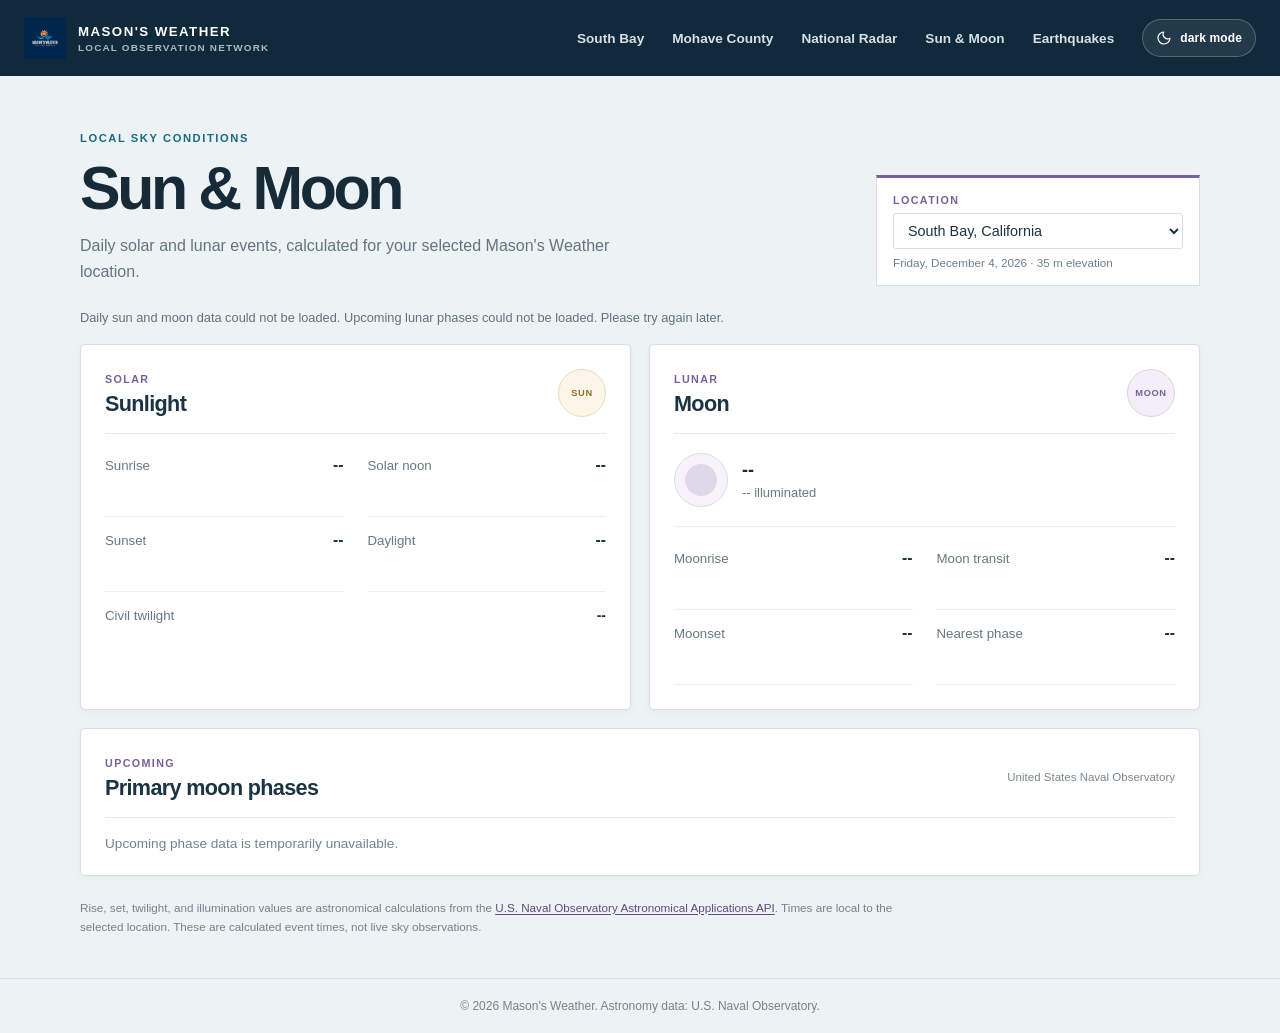
<file: astronomy.html>
<!DOCTYPE html>
<html lang="en">
<head>
    <meta charset="UTF-8">
    <meta name="viewport" content="width=device-width, initial-scale=1.0">
    <title>Sun & Moon | Mason's Weather</title>
    <link rel="icon" type="image/png" href="/images/Mason's Weather Logo.png">
    <link rel="stylesheet" href="/site.css" onerror="if(location.protocol==='file:'){this.onerror=null;this.href='site.css';}">
    <script src="/site.js" defer onerror="if(location.protocol==='file:'){this.onerror=null;this.src='site.js';}"></script>
</head>
<body class="site-astronomy min-h-screen">
    <header class="portal-topbar">
        <a class="portal-brand" href="/">
            <img src="/images/Mason's Weather Logo.png" alt="" width="42" height="42" onerror="if(location.protocol==='file:'){this.onerror=null;this.src='images/Mason%27s%20Weather%20Logo.png';}">
            <span><strong>MASON'S WEATHER</strong><small>LOCAL OBSERVATION NETWORK</small></span>
        </a>
        <nav class="portal-nav" aria-label="Primary">
            <a href="/southbay/">South Bay</a>
            <a href="/mohave/">Mohave County</a>
            <a href="/radar.html">National Radar</a>
            <a href="/astronomy/" aria-current="page">Sun & Moon</a>
            <a href="/earthquakes/">Earthquakes</a>
        </nav>
    </header>

    <main class="astro-main">
        <section class="astro-heading">
            <div>
                <p class="home-kicker">LOCAL SKY CONDITIONS</p>
                <h1>Sun & Moon</h1>
                <p>Daily solar and lunar events, calculated for your selected Mason's Weather location.</p>
            </div>
            <label class="astro-location-control" for="astro-location">
                <span>LOCATION</span>
                <select id="astro-location">
                    <option value="southbay">South Bay, California</option>
                    <option value="kingman">Kingman, Arizona</option>
                    <option value="lazy-y-u">Lazy Y U, Arizona</option>
                    <option value="hualapai">Hualapai Mountains, Arizona</option>
                </select>
                <small id="astro-location-detail">Loading local date...</small>
            </label>
        </section>

        <p id="astro-status" class="astro-status" role="status" aria-live="polite">Loading astronomical data...</p>

        <section class="astro-grid" aria-label="Today's sun and moon data">
            <article class="astro-panel">
                <div class="astro-panel-heading">
                    <div><span class="astro-eyebrow">SOLAR</span><h2>Sunlight</h2></div>
                    <span class="astro-symbol" aria-hidden="true">SUN</span>
                </div>
                <div class="astro-event-grid">
                    <div class="astro-event"><span>Sunrise</span><strong id="sunrise">--</strong></div>
                    <div class="astro-event"><span>Solar noon</span><strong id="solar-noon">--</strong></div>
                    <div class="astro-event"><span>Sunset</span><strong id="sunset">--</strong></div>
                    <div class="astro-event"><span>Daylight</span><strong id="daylight">--</strong></div>
                </div>
                <div class="astro-twilight">
                    <span>Civil twilight</span>
                    <strong id="civil-twilight">--</strong>
                </div>
            </article>

            <article class="astro-panel">
                <div class="astro-panel-heading">
                    <div><span class="astro-eyebrow">LUNAR</span><h2>Moon</h2></div>
                    <span class="astro-symbol astro-moon-symbol" aria-hidden="true">MOON</span>
                </div>
                <div class="moon-summary">
                    <div class="moon-phase-mark" aria-hidden="true"><span id="moon-phase-mark"></span></div>
                    <div>
                        <strong id="moon-phase">--</strong>
                        <span id="moon-illumination">-- illuminated</span>
                    </div>
                </div>
                <div class="astro-event-grid">
                    <div class="astro-event"><span>Moonrise</span><strong id="moonrise">--</strong></div>
                    <div class="astro-event"><span>Moon transit</span><strong id="moon-transit">--</strong></div>
                    <div class="astro-event"><span>Moonset</span><strong id="moonset">--</strong></div>
                    <div class="astro-event"><span>Nearest phase</span><strong id="nearest-phase">--</strong></div>
                </div>
            </article>
        </section>

        <section class="astro-panel astro-phases">
            <div class="astro-panel-heading">
                <div><span class="astro-eyebrow">UPCOMING</span><h2>Primary moon phases</h2></div>
                <span id="phase-source-status" class="astro-source-note">United States Naval Observatory</span>
            </div>
            <div id="phase-list" class="phase-list">
                <p class="astro-placeholder">Loading upcoming phases...</p>
            </div>
        </section>

        <p class="astro-attribution">
            Rise, set, twilight, and illumination values are astronomical calculations from the
            <a href="https://aa.usno.navy.mil/data/api.html" target="_blank" rel="noopener noreferrer">U.S. Naval Observatory Astronomical Applications API</a>.
            Times are local to the selected location. These are calculated event times, not live sky observations.
        </p>
    </main>

    <footer class="portal-footer">
        &copy; 2026 Mason's Weather. Astronomy data: U.S. Naval Observatory.
    </footer>

    <script>
        const astronomyLocations = {
            southbay: {
                name: 'South Bay, California',
                coordinates: [33.8492, -118.3884],
                timeZone: 'America/Los_Angeles',
                standardOffset: -8,
                observesDst: true,
                elevationMeters: 35
            },
            kingman: {
                name: 'Kingman, Arizona',
                coordinates: [35.207222, -114.033769],
                timeZone: 'America/Phoenix',
                standardOffset: -7,
                observesDst: false,
                elevationMeters: 1010
            },
            'lazy-y-u': {
                name: 'Lazy Y U, Arizona',
                coordinates: [35.136876, -113.964484],
                timeZone: 'America/Phoenix',
                standardOffset: -7,
                observesDst: false,
                elevationMeters: 1463
            },
            hualapai: {
                name: 'Hualapai Mountains, Arizona',
                coordinates: [35.097, -113.875],
                timeZone: 'America/Phoenix',
                standardOffset: -7,
                observesDst: false,
                elevationMeters: 1981
            }
        };

        const locationSelect = document.getElementById('astro-location');
        const statusNode = document.getElementById('astro-status');
        const dateFormatter = new Intl.DateTimeFormat('en-US', {
            weekday: 'long',
            month: 'long',
            day: 'numeric',
            year: 'numeric'
        });

        function getLocalDate(date, timeZone) {
            const parts = new Intl.DateTimeFormat('en-US', {
                timeZone,
                year: 'numeric',
                month: '2-digit',
                day: '2-digit'
            }).formatToParts(date);
            const values = {};
            parts.forEach(part => { values[part.type] = part.value; });
            return `${values.year}-${values.month}-${values.day}`;
        }

        function formatLocalTime(value) {
            if (!value || value === 'null') return 'No event today';
            const time = value.trim().split(/\s+/)[0];
            const parts = time.split(':').map(Number);
            if (parts.length < 2 || !parts.every(Number.isFinite)) return 'Unavailable';
            const date = new Date();
            date.setHours(parts[0], parts[1], 0, 0);
            return new Intl.DateTimeFormat('en-US', {
                hour: 'numeric',
                minute: '2-digit'
            }).format(date);
        }

        function getEvent(data, events, phenomenon) {
            const event = events.find(item => item.phen === phenomenon);
            return event ? formatLocalTime(event.time) : 'No event today';
        }

        function formatDaylight(sunData) {
            const rise = sunData.find(item => item.phen === 'Rise');
            const set = sunData.find(item => item.phen === 'Set');
            if (!rise || !set || rise.time === 'null' || set.time === 'null') return 'No sunrise/set';
            const [riseHour, riseMinute] = rise.time.trim().split(/\s+/)[0].split(':').map(Number);
            const [setHour, setMinute] = set.time.trim().split(/\s+/)[0].split(':').map(Number);
            let minutes = (setHour * 60 + setMinute) - (riseHour * 60 + riseMinute);
            if (minutes < 0) minutes += 24 * 60;
            return `${Math.floor(minutes / 60)}h ${String(minutes % 60).padStart(2, '0')}m`;
        }

        function setNearestPhase(phase) {
            const date = new Date(phase.year, phase.month - 1, phase.day);
            const dateText = new Intl.DateTimeFormat('en-US', { month: 'short', day: 'numeric' }).format(date);
            document.getElementById('nearest-phase').textContent = `${phase.phase}, ${dateText}`;
        }

        function setMoonPhaseMark(phase, illumination) {
            const mark = document.getElementById('moon-phase-mark');
            mark.dataset.phase = phase.toLowerCase();
            mark.style.setProperty('--moon-lit', `${parseInt(illumination, 10) || 0}%`);
        }

        function phaseDateTime(phase) {
            const [hour, minute] = phase.time.split(':').map(Number);
            return new Date(Date.UTC(phase.year, phase.month - 1, phase.day, hour, minute));
        }

        function renderUpcomingPhases(phases, timeZone) {
            const list = document.getElementById('phase-list');
            const now = new Date();
            const upcoming = phases
                .map(phase => ({ phase, instant: phaseDateTime(phase) }))
                .filter(item => item.instant >= now)
                .slice(0, 4);

            list.replaceChildren();
            if (!upcoming.length) {
                const message = document.createElement('p');
                message.className = 'astro-placeholder';
                message.textContent = 'Upcoming phase data is not available.';
                list.appendChild(message);
                return;
            }

            upcoming.forEach(item => {
                const card = document.createElement('div');
                card.className = 'phase-card';
                const title = document.createElement('strong');
                title.textContent = item.phase.phase;
                const date = document.createElement('span');
                date.textContent = new Intl.DateTimeFormat('en-US', {
                    timeZone,
                    weekday: 'short',
                    month: 'short',
                    day: 'numeric'
                }).format(item.instant);
                const time = document.createElement('span');
                time.textContent = new Intl.DateTimeFormat('en-US', {
                    timeZone,
                    hour: 'numeric',
                    minute: '2-digit',
                    timeZoneName: 'short'
                }).format(item.instant);
                card.append(title, date, time);
                list.appendChild(card);
            });
        }

        async function fetchUsno(url, signal) {
            const response = await fetch(url, { signal });
            if (!response.ok) throw new Error(`Astronomical data request failed (${response.status}).`);
            const result = await response.json();
            if (result.error) throw new Error(result.error);
            return result;
        }

        async function loadAstronomy() {
            const location = astronomyLocations[locationSelect.value];
            const now = new Date();
            const localDate = getLocalDate(now, location.timeZone);
            document.getElementById('astro-location-detail').textContent =
                `${dateFormatter.format(new Date(`${localDate}T12:00:00`))} · ${location.elevationMeters.toLocaleString()} m elevation`;
            statusNode.textContent = 'Loading astronomical data...';

            const dailyUrl = new URL('https://aa.usno.navy.mil/api/rstt/oneday');
            dailyUrl.search = new URLSearchParams({
                date: localDate,
                coords: location.coordinates.join(','),
                tz: String(location.standardOffset),
                dst: String(location.observesDst),
                height: String(location.elevationMeters)
            }).toString();

            const phasesUrl = new URL('https://aa.usno.navy.mil/api/moon/phases/date');
            phasesUrl.search = new URLSearchParams({ date: localDate, nump: '8' }).toString();
            const controller = new AbortController();
            const timeout = setTimeout(() => controller.abort(), 15000);

            try {
                const [dailyResult, phasesResult] = await Promise.allSettled([
                    fetchUsno(dailyUrl, controller.signal),
                    fetchUsno(phasesUrl, controller.signal)
                ]);

                const failures = [];
                if (dailyResult.status === 'fulfilled') {
                    const data = dailyResult.value.properties?.data;
                    if (!data) {
                        failures.push('Daily sun and moon details were not returned.');
                    } else {
                        const sunData = data.sundata || [];
                        const moonData = data.moondata || [];
                        document.getElementById('sunrise').textContent = getEvent(data, sunData, 'Rise');
                        document.getElementById('solar-noon').textContent = getEvent(data, sunData, 'Upper Transit');
                        document.getElementById('sunset').textContent = getEvent(data, sunData, 'Set');
                        document.getElementById('daylight').textContent = formatDaylight(sunData);
                        document.getElementById('civil-twilight').textContent =
                            `${getEvent(data, sunData, 'Begin Civil Twilight')} – ${getEvent(data, sunData, 'End Civil Twilight')}`;
                        document.getElementById('moon-phase').textContent = data.curphase || 'Unavailable';
                        document.getElementById('moon-illumination').textContent = `${data.fracillum || '--'} illuminated`;
                        document.getElementById('moonrise').textContent = getEvent(data, moonData, 'Rise');
                        document.getElementById('moon-transit').textContent = getEvent(data, moonData, 'Upper Transit');
                        document.getElementById('moonset').textContent = getEvent(data, moonData, 'Set');
                        if (data.closestphase) setNearestPhase(data.closestphase);
                        setMoonPhaseMark(data.curphase || '', data.fracillum || '0%');
                    }
                } else {
                    failures.push('Daily sun and moon data could not be loaded.');
                    console.error('Unable to load daily USNO sun and moon data:', dailyResult.reason);
                }

                if (phasesResult.status === 'fulfilled') {
                    renderUpcomingPhases(phasesResult.value.phasedata || [], location.timeZone);
                } else {
                    failures.push('Upcoming lunar phases could not be loaded.');
                    console.error('Unable to load upcoming USNO moon phases:', phasesResult.reason);
                    document.getElementById('phase-list').innerHTML =
                        '<p class="astro-placeholder">Upcoming phase data is temporarily unavailable.</p>';
                }

                statusNode.textContent = failures.length
                    ? `${failures.join(' ')} Please try again later.`
                    : `Astronomical calculations for ${location.name}, updated ${new Intl.DateTimeFormat('en-US', {
                        timeZone: location.timeZone,
                        hour: 'numeric',
                        minute: '2-digit',
                        timeZoneName: 'short'
                    }).format(now)}.`;
            } catch (error) {
                console.error('Unable to load USNO astronomy data:', error);
                statusNode.textContent = error.name === 'AbortError'
                    ? 'Astronomical data request timed out. Please try again later.'
                    : 'Astronomical data is temporarily unavailable. Please try again later.';
            } finally {
                clearTimeout(timeout);
            }
        }

        locationSelect.addEventListener('change', loadAstronomy);
        loadAstronomy();
    </script>
</body>
</html>
</file>
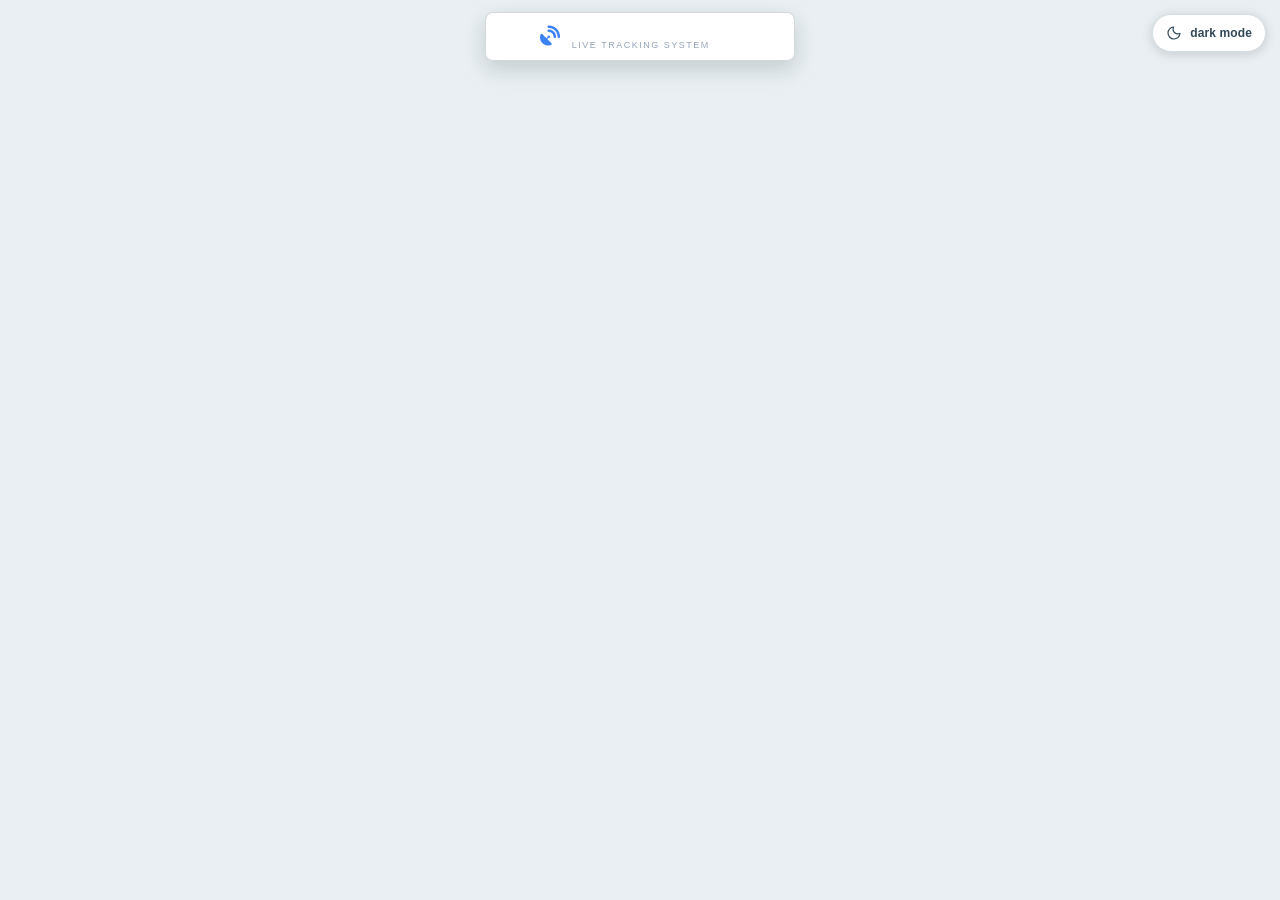
<file: radar.html>
<!DOCTYPE html>
<html lang="en">
<head>
    <meta charset="UTF-8">
    <meta name="viewport" content="width=device-width, initial-scale=1.0">

<!-- Google tag (gtag.js) -->
<script async src="https://www.googletagmanager.com/gtag/js?id=G-CXG22S514L"></script>
<script>
  window.dataLayer = window.dataLayer || [];
  function gtag(){dataLayer.push(arguments);}
  gtag('js', new Date());

  gtag('config', 'G-CXG22S514L');
</script>

    <title>Mason's Weather Radar</title>
    <!-- FontAwesome 6 for Professional Icons -->
    <link rel="stylesheet" href="https://cdnjs.cloudflare.com/ajax/libs/font-awesome/6.5.1/css/all.min.css">
    <style>
        html, body {
            margin: 0;
            padding: 0;
            width: 100%;
            height: 100%;
            overflow: hidden;
            background-color: #0d1117;
            font-family: -apple-system, BlinkMacSystemFont, "Segoe UI", Roboto, Helvetica, Arial, sans-serif;
            user-select: none;
        }

        /* Fullscreen Map Frame Container */
        #map-container {
            position: relative;
            width: 100vw;
            height: 100vh;
            z-index: 1;
        }

        iframe {
            width: 100%;
            height: 100%;
            border: none;
            display: block;
        }

        /* COMMON GLASSMORPHIC STYLING FOR OVERLAYS */
        .brand-overlay {
            position: absolute;
            z-index: 1000;
            background: rgba(15, 23, 42, 0.95); /* Slightly darker to ensure zero bleed-through */
            backdrop-filter: blur(12px);
            -webkit-backdrop-filter: blur(12px);
            border: 1px solid rgba(255, 255, 255, 0.15);
            padding: 10px 24px;
            border-radius: 30px; /* Rounded pill shape fits perfectly over the top-center logo */
            box-shadow: 0 10px 25px rgba(0, 0, 0, 0.6);
            pointer-events: auto;
        }

        /* TOP CENTER: Directly blocks the red Windy logo */
        #top-center-brand {
            top: 12px;
            left: 50%;
            transform: translateX(-50%);
            display: flex;
            align-items: center;
            gap: 12px;
            min-width: 260px;
            justify-content: center;
        }

        #top-center-brand i {
            color: #3b82f6;
            font-size: 20px;
            animation: pulse-glow 2.5s infinite ease-in-out;
        }

        .brand-text {
            display: flex;
            flex-direction: column;
            align-items: flex-start;
        }

        .brand-title {
            color: #ffffff;
            font-weight: 700;
            font-size: 14px;
            letter-spacing: 0.5px;
            margin: 0;
            line-height: 1.2;
        }

        .brand-subtitle {
            color: #94a3b8;
            font-size: 9px;
            text-transform: uppercase;
            letter-spacing: 1.5px;
            margin: 0;
            margin-top: 1px;
            line-height: 1;
        }

    </style>
<link rel="stylesheet" href="/site.css" onerror="if(location.protocol==='file:'){this.onerror=null;this.href='site.css';}">
<script src="/site.js" defer onerror="if(location.protocol==='file:'){this.onerror=null;this.src='site.js';}"></script>
</head>
<body class="site-radar">

    <div id="map-container">
        
        <!-- TOP CENTER OVERLAY (Planted directly over Windy's center logo) -->
<div id="top-center-brand" class="brand-overlay"> 
  <a href="index.html" style="display: flex; align-items: center; gap: 12px; text-decoration: none; color: inherit;">
    <i class="fa-solid fa-satellite-dish"></i> 
    <div class="brand-text" style="display: flex; flex-direction: column; align-items: flex-start;"> 
      <span class="brand-title">Mason's Weather Radar</span> 
      <span class="brand-subtitle">Live Tracking System</span> 
    </div> 
  </a>
</div>




        <!-- Fullscreen Windy Embed -->
        <iframe src="https://embed.windy.com/embed.html?type=map&location=coordinates&metricRain=default&metricTemp=default&metricWind=default&zoom=5&overlay=radar&product=radar&level=surface&lat=38&lon=-95" allowfullscreen></iframe>
        
    </div>

</body>
</html>
</file>
<file: site.css>
:root {
    --mw-ink: #172a38;
    --mw-muted: #637481;
    --mw-line: #d7e0e5;
    --mw-paper: #ffffff;
    --mw-canvas: #edf2f4;
    --mw-blue: #176b82;
}

body.site-home,
body.site-dashboard,
body.site-error,
body.site-astronomy,
body.site-earthquakes {
    color-scheme: light;
    background: var(--mw-canvas) !important;
    color: var(--mw-ink) !important;
    font-family: "Segoe UI", Arial, sans-serif !important;
}

body.site-home {
    background:
        radial-gradient(ellipse at 10% 12%, rgb(96 168 185 / 11%), transparent 28rem),
        radial-gradient(ellipse at 90% 42%, rgb(220 177 112 / 10%), transparent 30rem),
        #edf2f4 !important;
}

.portal-topbar {
    min-height: 76px;
    padding: 0 max(calc((100vw - 1280px) / 2), 24px);
    display: flex;
    align-items: center;
    justify-content: space-between;
    gap: 24px;
    color: #fff;
    background: #102a3b;
}

.portal-brand,
.dashboard-brand {
    display: inline-flex;
    align-items: center;
    gap: 12px;
    color: inherit;
    text-decoration: none;
}

.portal-brand img,
.dashboard-brand img {
    width: 42px;
    height: 42px;
    object-fit: contain;
}

.portal-brand span,
.dashboard-brand span {
    display: flex;
    flex-direction: column;
    gap: 3px;
}

.portal-brand strong,
.dashboard-brand strong {
    color: inherit;
    font-size: 0.83rem;
    letter-spacing: 0.11em;
}

.portal-brand small,
.dashboard-brand small {
    color: #aab9c3;
    font-size: 0.62rem;
    font-weight: 700;
    letter-spacing: 0.12em;
}

.portal-nav {
    display: flex;
    align-items: center;
    gap: 28px;
}

.portal-nav a {
    color: #d6e0e5;
    font-size: 0.85rem;
    font-weight: 600;
    text-decoration: none;
}

.portal-nav a:hover {
    color: #fff;
}

.home-main {
    max-width: 1280px;
}

.home-hero {
    display: grid;
    grid-template-columns: minmax(0, 1.2fr) minmax(300px, 0.8fr);
    gap: clamp(32px, 6vw, 84px);
    align-items: center;
    padding: clamp(28px, 5vw, 60px);
    background: linear-gradient(115deg, #fff 0%, #f5fafb 68%, #f3f8f5 100%);
    border: 1px solid var(--mw-line);
    border-top: 3px solid #176b82;
}

.home-kicker {
    margin: 0 0 14px;
    color: #176b82;
    font-size: 0.7rem;
    font-weight: 800;
    letter-spacing: 0.14em;
}

.home-hero h1 {
    margin: 0;
    color: #152b3b;
    font-size: clamp(2.6rem, 5.2vw, 4.7rem);
    font-weight: 750;
    letter-spacing: -0.055em;
    line-height: 1.03;
}

.home-intro {
    max-width: 540px;
    margin: 22px 0 0;
    color: #61717c;
    font-size: 1.04rem;
    line-height: 1.7;
}

.coverage-panel {
    padding: 22px 24px;
    border-left: 1px solid var(--mw-line);
}

.coverage-label {
    display: block;
    margin-bottom: 12px;
    color: #798893;
    font-size: 0.68rem;
    font-weight: 800;
    letter-spacing: 0.13em;
}

.coverage-panel div {
    padding: 12px 0;
    border-top: 1px solid #e7ecef;
}

.coverage-panel strong,
.coverage-panel span {
    display: block;
}

.coverage-panel strong {
    color: #1b3444;
    font-size: 0.94rem;
}

.coverage-panel div span {
    margin-top: 3px;
    color: #73828c;
    font-size: 0.8rem;
}

.home-section-heading {
    display: flex;
    align-items: end;
    justify-content: space-between;
    gap: 24px;
    margin: 0 0 16px;
}

.home-section-heading .home-kicker {
    margin-bottom: 6px;
}

.home-section-heading h2 {
    margin: 0;
    color: var(--mw-ink);
    font-size: 1.6rem;
    letter-spacing: -0.03em;
}

.home-section-heading > span {
    color: var(--mw-muted);
    font-size: 0.84rem;
}

.home-cards > a {
    min-height: 275px;
    padding: 24px !important;
    border: 1px solid var(--mw-line) !important;
    border-radius: 7px !important;
    background: #fff !important;
    box-shadow: none !important;
    color: var(--mw-ink) !important;
    text-decoration: none;
    transition: border-color 160ms ease, transform 160ms ease !important;
}

.home-cards > a:hover {
    transform: translateY(-3px) !important;
    border-color: #9aadb8 !important;
    box-shadow: 0 8px 22px rgb(21 43 59 / 7%) !important;
}

.home-cards > a > div:first-child > div:first-child {
    margin-bottom: 28px !important;
}

.home-cards > a > div:first-child > div:first-child > span:first-child {
    padding: 10px 12px !important;
    border: 1px solid var(--mw-line) !important;
    border-radius: 5px !important;
    background: #f2f6f7 !important;
    color: #1d5e73 !important;
    font-size: 0.95rem !important;
}

.home-cards > a > div:first-child > div:first-child > span:last-child {
    border-radius: 3px !important;
    background: #f1f5f6 !important;
    color: #637481 !important;
}

.home-cards > a > div.absolute {
    display: none;
}

.home-cards h2 {
    color: #1b3444 !important;
    font-size: 1.35rem !important;
    letter-spacing: -0.025em;
}

.home-cards p {
    color: #637481 !important;
    line-height: 1.65;
}

.home-cards > a > div:last-child {
    border-color: #e4eaed !important;
    color: #176b82 !important;
    letter-spacing: 0.08em;
}

@media (min-width: 1100px) {
    .home-cards {
        grid-template-columns: repeat(4, minmax(0, 1fr));
    }
}

.site-astronomy {
    margin: 0;
    min-height: 100vh;
    background:
        radial-gradient(ellipse at 82% 10%, rgb(223 218 241 / 45%), transparent 32rem),
        #f0f3f5 !important;
}

.site-earthquakes {
    margin: 0;
    min-height: 100vh;
    background:
        radial-gradient(ellipse at 86% 8%, rgb(226 218 203 / 40%), transparent 34rem),
        #f0f3f5 !important;
}

.earthquake-main {
    width: min(1120px, calc(100% - 40px));
    margin: 0 auto;
    padding: 48px 0 42px;
}

.earthquake-heading {
    display: flex;
    align-items: end;
    justify-content: space-between;
    gap: 24px;
    margin-bottom: 24px;
}

.earthquake-heading h1 {
    margin: 0;
    color: #172a38;
    font-size: clamp(2.2rem, 5vw, 3.5rem);
    letter-spacing: -0.055em;
    line-height: 1;
}

.earthquake-heading > div > p:last-child {
    max-width: 650px;
    margin: 14px 0 0;
    color: #637481;
    font-size: 1rem;
    line-height: 1.65;
}

.earthquake-refresh {
    flex: 0 0 auto;
    padding: 10px 16px;
    border: 1px solid #bccbd1;
    border-radius: 4px;
    background: #fff;
    color: #1b3444;
    font: inherit;
    font-size: 0.82rem;
    font-weight: 700;
    cursor: pointer;
}

.earthquake-refresh:hover {
    background: #f5f8f8;
}

.earthquake-refresh:disabled {
    cursor: wait;
    opacity: 0.6;
}

.earthquake-panel {
    margin-bottom: 18px;
    padding: 22px;
    border: 1px solid #d7e0e5;
    border-radius: 5px;
    background: #fff;
    box-shadow: 0 2px 6px rgb(22 42 56 / 4%);
}

.earthquake-panel-heading {
    display: flex;
    align-items: center;
    justify-content: space-between;
    gap: 16px;
    margin-bottom: 16px;
}

.earthquake-panel-heading h2 {
    margin: 4px 0 0;
    color: #1b3444;
    font-size: 1.3rem;
    letter-spacing: -0.03em;
}

.earthquake-eyebrow {
    color: #8a5a29;
    font-size: 0.67rem;
    font-weight: 800;
    letter-spacing: 0.13em;
}

.earthquake-count {
    color: #596c77;
    font-size: 0.82rem;
    font-weight: 700;
}

.earthquake-map {
    width: 100%;
    height: 420px;
    border: 1px solid #d7e0e5;
    background: #e8eef0;
    color: #526570;
    font-size: 0.9rem;
}

.earthquake-legend {
    display: flex;
    align-items: center;
    flex-wrap: wrap;
    gap: 12px 20px;
    padding-top: 15px;
    color: #50636f;
    font-size: 0.77rem;
}

.earthquake-legend strong {
    color: #1b3444;
}

.earthquake-legend > span {
    display: inline-flex;
    align-items: center;
    gap: 7px;
}

.earthquake-dot {
    width: 12px;
    height: 12px;
    border-radius: 50%;
}

.earthquake-dot.mag-2,
.earthquake-magnitude.mag-2 {
    background: #167b67;
}

.earthquake-dot.mag-3,
.earthquake-magnitude.mag-3 {
    background: #a16207;
}

.earthquake-dot.mag-4,
.earthquake-magnitude.mag-4 {
    background: #d97706;
}

.earthquake-dot.mag-5,
.earthquake-magnitude.mag-5 {
    background: #b42318;
}

.earthquake-status {
    margin: 0;
    color: #657782;
    font-size: 0.76rem;
    text-align: right;
}

.earthquake-table-scroll {
    overflow-x: auto;
}

.earthquake-table {
    width: 100%;
    border-collapse: collapse;
    color: #314957;
    font-size: 0.84rem;
    text-align: left;
}

.earthquake-table th {
    padding: 11px 12px;
    border-bottom: 1px solid #dce4e8;
    background: #f5f7f8;
    color: #4b606c;
    font-size: 0.71rem;
    font-weight: 800;
    letter-spacing: 0.035em;
    white-space: nowrap;
}

.earthquake-table td {
    padding: 12px;
    border-bottom: 1px solid #e8edef;
    vertical-align: middle;
}

.earthquake-table td:first-child {
    min-width: 200px;
    font-weight: 600;
}

.earthquake-sort {
    padding: 0;
    border: 0;
    background: transparent;
    color: inherit;
    font: inherit;
    font-weight: inherit;
    letter-spacing: inherit;
    cursor: pointer;
}

.earthquake-sort:hover {
    color: #176b82;
}

.earthquake-sort:focus-visible,
.earthquake-refresh:focus-visible {
    outline: 2px solid #176b82;
    outline-offset: 3px;
}

.earthquake-magnitude {
    display: inline-block;
    min-width: 42px;
    padding: 4px 7px;
    border-radius: 3px;
    color: #fff;
    font-size: 0.75rem;
    font-weight: 800;
    text-align: center;
}

.earthquake-table td a,
.earthquake-attribution a {
    color: #176b82;
    font-weight: 700;
    text-decoration: underline;
    text-underline-offset: 2px;
}

.earthquake-empty {
    padding: 26px 12px !important;
    color: #657782;
    text-align: center;
}

.earthquake-distance-note,
.earthquake-attribution {
    color: #71818a;
    font-size: 0.75rem;
    line-height: 1.6;
}

.earthquake-distance-note {
    margin: 14px 0 0;
}

.earthquake-attribution {
    margin: 16px 0 0;
}

.summary-update-line {
    margin: -2px 0 -18px;
    color: #647782;
    font-size: 0.72rem;
    font-weight: 700;
    letter-spacing: 0.025em;
}

.summary-update-line time {
    color: #1e3d59;
}

html[data-theme="dark"] .summary-update-line {
    color: #b8c5cb;
}

html[data-theme="dark"] .summary-update-line time {
    color: #e6edf1;
}

.astro-main {
    width: min(1120px, calc(100% - 40px));
    margin: 0 auto;
    padding: 56px 0 42px;
}

.astro-heading {
    display: flex;
    align-items: end;
    justify-content: space-between;
    gap: 32px;
    margin-bottom: 24px;
}

.astro-heading h1 {
    margin: 0;
    color: #172a38;
    font-size: clamp(2.4rem, 5vw, 3.8rem);
    letter-spacing: -0.055em;
    line-height: 1;
}

.astro-heading > div > p:last-child {
    max-width: 590px;
    margin: 14px 0 0;
    color: #637481;
    font-size: 1rem;
    line-height: 1.65;
}

.astro-location-control {
    display: flex;
    flex: 0 0 290px;
    flex-direction: column;
    gap: 7px;
    padding: 16px;
    border: 1px solid #d6dfe5;
    border-top: 3px solid #75619d;
    background: #fff;
}

.astro-location-control > span,
.astro-eyebrow {
    color: #75619d;
    font-size: 0.67rem;
    font-weight: 800;
    letter-spacing: 0.13em;
}

.astro-location-control select {
    width: 100%;
    padding: 8px 10px;
    border: 1px solid #d6dfe5;
    border-radius: 3px;
    background: #fff;
    color: #1d3443;
    font: inherit;
    font-size: 0.9rem;
}

.astro-location-control small {
    color: #70808a;
    font-size: 0.73rem;
}

.astro-status {
    min-height: 1.25rem;
    margin: 0 0 14px;
    color: #61727e;
    font-size: 0.8rem;
}

.astro-grid {
    display: grid;
    grid-template-columns: repeat(2, minmax(0, 1fr));
    gap: 18px;
}

.astro-panel {
    padding: 24px;
    border: 1px solid #d7e0e5;
    border-radius: 5px;
    background: #fff;
    box-shadow: 0 2px 6px rgb(22 42 56 / 4%);
}

.astro-panel-heading {
    display: flex;
    align-items: center;
    justify-content: space-between;
    gap: 16px;
    padding-bottom: 16px;
    border-bottom: 1px solid #e6ebee;
}

.astro-panel-heading h2 {
    margin: 4px 0 0;
    color: #1b3444;
    font-size: 1.35rem;
    letter-spacing: -0.03em;
}

.astro-symbol {
    display: grid;
    width: 46px;
    height: 46px;
    place-items: center;
    border: 1px solid #eadcbd;
    border-radius: 50%;
    background: #fcf6e8;
    color: #936c29;
    font-size: 0.58rem;
    font-weight: 800;
    letter-spacing: 0.07em;
}

.astro-moon-symbol {
    border-color: #dad3e8;
    background: #f2eff8;
    color: #75619d;
}

.astro-event-grid {
    display: grid;
    grid-template-columns: repeat(2, minmax(0, 1fr));
    gap: 0 24px;
    padding-top: 8px;
}

.astro-event {
    display: flex;
    align-items: baseline;
    justify-content: space-between;
    gap: 12px;
    min-height: 50px;
    padding: 14px 0 10px;
    border-bottom: 1px solid #edf0f2;
}

.astro-event span,
.astro-twilight > span {
    color: #677883;
    font-size: 0.83rem;
}

.astro-event strong {
    color: #1d3443;
    font-size: 0.98rem;
    font-variant-numeric: tabular-nums;
    text-align: right;
}

.astro-twilight {
    display: flex;
    align-items: baseline;
    justify-content: space-between;
    gap: 12px;
    padding-top: 15px;
}

.astro-twilight strong {
    color: #1d3443;
    font-size: 0.87rem;
    font-variant-numeric: tabular-nums;
    text-align: right;
}

.moon-summary {
    display: flex;
    align-items: center;
    gap: 14px;
    min-height: 92px;
    border-bottom: 1px solid #edf0f2;
}

.moon-summary > div:last-child {
    display: flex;
    flex-direction: column;
    gap: 4px;
}

.moon-summary > div:last-child strong {
    color: #29223b;
    font-size: 1.12rem;
}

.moon-summary > div:last-child span {
    color: #677883;
    font-size: 0.81rem;
}

.moon-phase-mark {
    display: grid;
    width: 52px;
    height: 52px;
    place-items: center;
    border: 1px solid #ded9e9;
    border-radius: 50%;
    background: #f6f4fa;
}

.moon-phase-mark span {
    width: 32px;
    height: 32px;
    border-radius: 50%;
    background: linear-gradient(90deg, #8173a1 var(--moon-lit, 0%), #ded9e9 var(--moon-lit, 0%));
}

.astro-phases {
    margin-top: 18px;
}

.astro-source-note {
    color: #7a8790;
    font-size: 0.72rem;
}

.phase-list {
    display: grid;
    grid-template-columns: repeat(4, minmax(0, 1fr));
    gap: 12px;
    padding-top: 18px;
}

.phase-card {
    display: flex;
    flex-direction: column;
    gap: 6px;
    min-height: 106px;
    padding: 15px;
    border: 1px solid #e0dbea;
    border-top: 2px solid #75619d;
    background: #fbfaff;
}

.phase-card strong {
    color: #302846;
    font-size: 0.9rem;
}

.phase-card span {
    color: #677883;
    font-size: 0.77rem;
    font-variant-numeric: tabular-nums;
}

.astro-placeholder {
    grid-column: 1 / -1;
    margin: 0;
    color: #74838c;
    font-size: 0.85rem;
}

.astro-attribution {
    max-width: 820px;
    margin: 22px 0 0;
    color: #74828b;
    font-size: 0.73rem;
    line-height: 1.65;
}

.astro-attribution a {
    color: #5c4c81;
    text-underline-offset: 2px;
}

.portal-footer {
    margin-top: auto;
    padding: 20px 24px;
    border-top: 1px solid var(--mw-line);
    color: #75838d;
    font-size: 0.75rem;
    text-align: center;
}

.site-dashboard .max-w-7xl {
    max-width: 1440px;
}

.dashboard-masthead {
    position: relative;
    isolation: isolate;
    display: grid;
    grid-template-columns: minmax(210px, 0.85fr) minmax(260px, 1.25fr) auto;
    align-items: center;
    gap: 32px;
    margin: -32px -16px 24px;
    padding: 22px 16px;
    color: #fff;
}

.dashboard-masthead::before {
    position: absolute;
    z-index: -1;
    inset: 0;
    background: #102a3b;
    box-shadow: 0 0 0 100vmax #102a3b;
    clip-path: inset(0 -100vmax);
    content: "";
}

.dashboard-location p,
.observation-label {
    display: block;
    margin: 0 0 5px;
    color: #93b4c1;
    font-size: 0.66rem;
    font-weight: 800;
    letter-spacing: 0.13em;
}

.dashboard-location h1 {
    margin: 0;
    color: #fff !important;
    font-size: clamp(1.4rem, 2.5vw, 2rem);
    font-weight: 700;
    letter-spacing: -0.035em;
}

.dashboard-location > span {
    display: block;
    margin-top: 5px;
    color: #c1d0d7;
    font-size: 0.78rem;
}

.header-live-temp {
    display: flex;
    flex-direction: column;
    align-items: flex-end;
    gap: 3px;
    min-width: 160px;
}

.header-live-temp .temp {
    color: #fff !important;
    font-size: 2rem;
    font-weight: 700;
    line-height: 1.05;
}

.header-live-temp .update-time {
    color: #b7c8d0;
    font-size: 0.72rem;
}

.site-southbay {
    --site-accent: #1a7485;
    --site-accent-soft: #e5f2f3;
    --site-line: #cfe1e3;
}

.site-mohave {
    --site-accent: #a25b32;
    --site-accent-soft: #f5eadc;
    --site-line: #e1d3c0;
}

body.site-dashboard.site-southbay {
    background: linear-gradient(180deg, #eaf4f5 0%, #f2f6f4 52%, #f5f1e9 100%) !important;
}

body.site-dashboard.site-mohave {
    background: linear-gradient(180deg, #f3eee4 0%, #f5f1e9 58%, #e9e5d9 100%) !important;
}

.site-southbay .dashboard-masthead::before {
    background:
        radial-gradient(ellipse at 72% 125%, rgb(107 190 190 / 22%), transparent 48%),
        repeating-linear-gradient(175deg, transparent 0 46px, rgb(255 255 255 / 3%) 47px 48px),
        linear-gradient(110deg, #103f50, #176b78 52%, #103f50);
    box-shadow: 0 0 0 100vmax #103f50;
}

.site-mohave .dashboard-masthead::before {
    background: linear-gradient(110deg, #414536, #745438 52%, #414536);
    box-shadow: 0 0 0 100vmax #414536;
}

.site-mohave .dashboard-masthead::after {
    position: absolute;
    z-index: -1;
    right: 0;
    bottom: 0;
    width: 46%;
    height: 100%;
    background: rgb(236 207 161 / 9%);
    clip-path: polygon(0 100%, 13% 55%, 24% 79%, 47% 23%, 62% 65%, 77% 42%, 100% 100%);
    content: "";
    pointer-events: none;
}

.site-southbay .dashboard-location p,
.site-southbay .observation-label {
    color: #a8d7dc;
}

.site-mohave .dashboard-location p,
.site-mohave .observation-label {
    color: #e2c59e;
}

.dashboard-nav {
    display: flex;
    gap: 6px;
    margin-bottom: 24px;
    padding-bottom: 10px;
    overflow-x: auto;
    border-bottom: 1px solid var(--mw-line);
}

.site-dashboard .tab-btn {
    flex: 0 0 auto;
    padding: 10px 14px !important;
    border: 1px solid transparent !important;
    border-radius: 4px !important;
    background: transparent !important;
    color: #5d6e79 !important;
    box-shadow: none !important;
    font-size: 0.82rem !important;
    font-weight: 650 !important;
    transition: background 120ms ease, color 120ms ease !important;
}

.site-dashboard .tab-btn:hover {
    background: #e5ecef !important;
    color: var(--mw-ink) !important;
}

.site-dashboard .tab-btn[aria-current="page"] {
    border-color: var(--site-accent) !important;
    background: var(--site-accent) !important;
    color: #fff !important;
}

.site-dashboard #tab-content-live {
    gap: 20px !important;
}

.site-dashboard #weekly-forecast-grid img {
    width: 64px !important;
    height: 64px !important;
    object-fit: contain;
}

.site-dashboard .forecast-outlook {
    border-color: var(--site-line) !important;
}

.site-dashboard .forecast-outlook > h4 {
    margin-bottom: 16px !important;
    color: var(--site-accent) !important;
    font-size: 0.78rem !important;
    letter-spacing: 0.12em !important;
}

.site-dashboard #detailed-outlook-grid > div,
.site-dashboard #weekly-forecast-details > div {
    gap: 8px !important;
    padding: 16px !important;
    border: 1px solid var(--site-line) !important;
    border-left: 3px solid var(--site-accent) !important;
    border-radius: 5px !important;
    background: #fff !important;
    box-shadow: none !important;
}

.site-dashboard #detailed-outlook-grid h5,
.site-dashboard #weekly-forecast-details > div > span {
    margin: 0 !important;
    color: var(--site-accent) !important;
    font-size: 0.76rem !important;
    font-weight: 750 !important;
    letter-spacing: 0.07em;
}

.site-dashboard #detailed-outlook-grid p,
.site-dashboard #weekly-forecast-details p {
    margin: 0 !important;
    color: #405563 !important;
    font-size: 0.9rem !important;
    font-weight: 400 !important;
    line-height: 1.7 !important;
}

.site-dashboard .dashboard-nav {
    border-color: var(--site-line);
}

.site-dashboard [class*="rounded-3xl"],
.site-dashboard [class*="rounded-2xl"] {
    border-radius: 6px !important;
    box-shadow: 0 1px 2px rgb(21 43 59 / 5%) !important;
    backdrop-filter: none !important;
}

.site-dashboard [class~="bg-white/70"],
.site-dashboard [class~="bg-white/60"],
.site-dashboard [class~="bg-white/50"],
.site-dashboard [class~="bg-white/40"],
.site-dashboard [class*="bg-gradient-to-br"]:not([class~="text-white"]) {
    background: #fff !important;
    border-color: var(--mw-line) !important;
}

.site-dashboard h2,
.site-dashboard h3 {
    color: #1e3a4b !important;
}

.site-dashboard h1,
.site-dashboard h2,
.site-dashboard h3,
.site-dashboard h4 {
    font-family: "Segoe UI", Arial, sans-serif !important;
}

.site-dashboard #coastal-summary-text,
.site-dashboard #kingman-digest {
    color: #405563 !important;
    font-size: 0.9rem !important;
    font-weight: 400 !important;
    line-height: 1.75 !important;
}

.site-dashboard .weather-metrics > div {
    border: 1px solid var(--mw-line) !important;
    border-top: 2px solid var(--site-accent) !important;
    border-radius: 4px !important;
    background: #f9fbfc !important;
    box-shadow: none !important;
}

.site-dashboard .weather-metrics > div > span:first-child {
    color: var(--site-accent) !important;
}

.site-dashboard .weather-metrics [id^="metric-"] {
    color: #1b3444 !important;
}

.site-dashboard [class~="text-slate-500"],
.site-dashboard [class~="text-slate-600"] {
    color: var(--mw-muted) !important;
}

.site-dashboard .city-btn {
    border-radius: 4px !important;
    box-shadow: none !important;
    color: #304957 !important;
}

.site-dashboard .city-btn[class*="bg-amber-100"] {
    border-color: var(--site-accent) !important;
    background: var(--site-accent-soft) !important;
    color: var(--site-accent) !important;
}

.site-southbay #tab-content-live > aside > div:last-child {
    border-color: #103f50 !important;
    background: #103f50 !important;
}

.site-southbay #tab-content-live > aside > div:last-child h4 {
    color: #a8d7dc !important;
}

.site-southbay #tab-content-live > aside > div:last-child p {
    color: #e1eff0 !important;
}

.site-mohave #tab-content-live > aside > div:last-child {
    border-color: #414536 !important;
    background: linear-gradient(145deg, #414536, #745438) !important;
}

.site-mohave #tab-content-live > aside > div:last-child h4 {
    color: #e5cda9 !important;
}

.site-mohave #tab-content-live > aside > div:last-child p {
    color: #f0e6d6 !important;
}

.site-dashboard #nws-alert-bar,
.site-dashboard #manual-notice,
.site-dashboard #manual-alert-bar {
    background: #9d332e !important;
    box-shadow: none !important;
}

.site-dashboard .newsletter-panel {
    border: 1px solid var(--mw-line) !important;
    border-top: 3px solid var(--site-accent) !important;
    border-radius: 5px !important;
    background: #fff !important;
    box-shadow: none !important;
    color: var(--mw-ink) !important;
}

.site-dashboard .newsletter-panel > div > span {
    border-radius: 3px !important;
    background: var(--site-accent-soft) !important;
    color: var(--site-accent) !important;
}

.site-dashboard .newsletter-panel h3 {
    color: var(--mw-ink) !important;
}

.site-dashboard .newsletter-panel p {
    color: var(--mw-muted) !important;
}

.site-dashboard .newsletter-panel input {
    border: 1px solid var(--mw-line) !important;
    border-radius: 4px !important;
    background: #fff !important;
}

.site-dashboard .newsletter-panel button {
    border-radius: 4px !important;
    background: var(--site-accent) !important;
    color: #fff !important;
    box-shadow: none !important;
}

.site-dashboard footer {
    color: var(--mw-muted) !important;
    border-color: var(--mw-line) !important;
}

.site-national,
.site-telemetry {
    font-family: Inter, "Segoe UI", sans-serif !important;
}

html.light body.site-national {
    background: var(--mw-canvas) !important;
    color: var(--mw-ink) !important;
}

html.light .site-national .app-card {
    background: var(--mw-paper) !important;
    border-color: var(--mw-line) !important;
    color: var(--mw-ink) !important;
    box-shadow: 0 1px 3px rgb(21 43 59 / 7%) !important;
}

html.light .site-national .app-card .text-white,
html.light .site-national .app-card [class~="text-slate-100"] {
    color: var(--mw-ink) !important;
}

html.light .site-national .app-card [class~="text-slate-400"],
html.light .site-national .app-card [class~="text-slate-500"] {
    color: var(--mw-muted) !important;
}

html.light .site-national [class*="from-blue-900/40"] {
    background: #f4f8fb !important;
    border-color: var(--mw-line) !important;
}

html.light .site-national [class~="text-blue-400"] {
    color: var(--mw-blue) !important;
}

.site-national [class*="rounded-3xl"],
.site-national [class*="rounded-2xl"],
.site-telemetry [class*="rounded-3xl"],
.site-telemetry [class*="rounded-2xl"] {
    border-radius: 12px !important;
    box-shadow: 0 2px 8px rgb(0 0 0 / 12%) !important;
    backdrop-filter: none !important;
}

.site-error {
    overflow-y: auto !important;
}

.site-error [class*="rounded-3xl"],
.site-error [class*="rounded-2xl"] {
    border-radius: 12px !important;
}

.site-error .text-white {
    color: var(--mw-ink) !important;
}

.site-error [class~="text-slate-300"],
.site-error [class~="text-slate-400"],
.site-error [class~="text-slate-500"],
.site-error [class~="text-slate-600"] {
    color: var(--mw-muted) !important;
}

.site-error [class~="bg-white/5"] {
    background: var(--mw-paper) !important;
    border-color: var(--mw-line) !important;
}

.site-radar .brand-overlay {
    border-radius: 8px !important;
    background: rgb(17 35 49 / 94%) !important;
    box-shadow: 0 2px 8px rgb(0 0 0 / 20%) !important;
    backdrop-filter: none !important;
}

@media (max-width: 640px) {
    .portal-topbar {
        min-height: 68px;
        flex-wrap: wrap;
        justify-content: center;
        gap: 8px 16px;
        padding: 10px 16px;
    }

    .portal-nav {
        width: 100%;
        justify-content: space-between;
        gap: 8px;
    }

    .portal-nav a {
        font-size: 0.72rem;
    }

    .portal-brand small {
        display: none;
    }

    .home-hero {
        grid-template-columns: 1fr;
        gap: 24px;
    }

    .coverage-panel {
        padding: 14px 0 0;
        border-top: 1px solid var(--mw-line);
        border-left: 0;
    }

    .home-section-heading {
        display: block;
    }

    .home-section-heading > span {
        display: block;
        margin-top: 8px;
    }

    .astro-main {
        width: min(100% - 32px, 640px);
        padding: 32px 0;
    }

    .astro-heading {
        align-items: stretch;
        flex-direction: column;
        gap: 20px;
    }

    .astro-location-control {
        flex-basis: auto;
    }

    .astro-grid {
        grid-template-columns: 1fr;
    }

    .astro-panel {
        padding: 18px;
    }

    .phase-list {
        grid-template-columns: repeat(2, minmax(0, 1fr));
    }

    .dashboard-masthead {
        grid-template-columns: 1fr auto;
        gap: 18px 12px;
        margin-right: -16px;
        margin-left: -16px;
        padding: 18px 16px;
    }

    .dashboard-brand {
        grid-column: 1 / -1;
    }

    .dashboard-brand img {
        width: 34px;
        height: 34px;
    }

    .dashboard-location h1 {
        font-size: 1.3rem;
    }

    .dashboard-location > span {
        max-width: 220px;
        font-size: 0.69rem;
    }

    .header-live-temp {
        min-width: 0;
    }

    .header-live-temp .temp {
        font-size: 1.7rem;
    }

    .header-live-temp .update-time {
        text-align: right;
    }

    .site-dashboard .tab-btn {
        padding: 9px 11px !important;
    }
}

@media (min-width: 640px) {
    .dashboard-masthead {
        margin-right: -24px;
        margin-left: -24px;
        padding-right: 24px;
        padding-left: 24px;
    }
}

@media (max-width: 900px) {
    .dashboard-masthead {
        grid-template-columns: minmax(0, 1fr) auto;
        gap: 18px 24px;
    }

    .dashboard-brand {
        grid-column: 1 / -1;
    }
}

@media (min-width: 1024px) {
    .dashboard-masthead {
        margin-right: -32px;
        margin-left: -32px;
        padding-right: 32px;
        padding-left: 32px;
    }
}

@media (max-width: 640px) {
    .portal-nav {
        justify-content: flex-start;
        overflow-x: auto;
        padding: 2px 0 5px;
        scrollbar-width: thin;
    }

    .portal-nav a {
        flex: 0 0 auto;
        white-space: nowrap;
    }

    .earthquake-main {
        width: min(100% - 32px, 640px);
        padding: 32px 0;
    }

    .earthquake-heading {
        align-items: stretch;
        flex-direction: column;
        gap: 16px;
    }

    .earthquake-refresh {
        align-self: flex-start;
    }

    .earthquake-panel {
        padding: 16px;
    }

    .earthquake-map {
        height: 340px;
    }

    .earthquake-panel-heading {
        align-items: flex-start;
        flex-direction: column;
        gap: 8px;
    }

    .earthquake-status {
        text-align: left;
    }
}

body.site-home,
body.site-dashboard,
body.site-national,
body.site-astronomy,
body.site-earthquakes,
body.site-radar,
body.site-telemetry,
body.site-error {
    margin: 0;
}

.site-theme-control {
    display: inline-flex;
    flex: 0 0 auto;
    align-items: center;
    justify-content: center;
    gap: 8px;
    min-height: 38px;
    padding: 8px 13px;
    border: 1px solid #d5dee3;
    border-radius: 999px;
    background: #fff;
    color: #314957;
    font: inherit;
    font-size: 0.75rem;
    font-weight: 650;
    letter-spacing: 0.01em;
    cursor: pointer;
    box-shadow: 0 1px 2px rgb(21 43 59 / 7%);
    transition: background 140ms ease, border-color 140ms ease, box-shadow 140ms ease, transform 140ms ease;
}

.site-theme-control:hover {
    transform: translateY(-1px);
    border-color: #9aafb9;
    background: #f7fafb;
    box-shadow: 0 3px 8px rgb(21 43 59 / 10%);
}

.site-theme-control:focus-visible,
.site-national-alert-acknowledge:focus-visible,
.home-newsletter-form input:focus-visible,
.home-newsletter-form button:focus-visible {
    outline: 2px solid #176b82;
    outline-offset: 3px;
}

.site-theme-icon {
    width: 16px;
    height: 16px;
    flex: 0 0 16px;
    fill: none;
    stroke: currentColor;
    stroke-width: 1.8;
    stroke-linecap: round;
    stroke-linejoin: round;
}

.site-theme-control-floating {
    position: fixed;
    z-index: 9998;
    top: 14px;
    right: 14px;
    box-shadow: 0 2px 12px rgb(0 0 0 / 16%);
}

.portal-nav .site-theme-control {
    border-color: rgb(255 255 255 / 24%);
    background: rgb(255 255 255 / 8%);
    color: #fff;
}

.portal-nav .site-theme-control:hover {
    background: rgb(255 255 255 / 15%);
}

.dashboard-nav .site-theme-control {
    margin-left: 4px;
}

html[data-theme="dark"] .site-theme-control {
    border-color: #40535f;
    background: #1b2b36;
    color: #e2ebef;
    box-shadow: 0 1px 2px rgb(0 0 0 / 20%);
}

html[data-theme="dark"] .site-theme-control:hover {
    border-color: #718692;
    background: #263944;
    box-shadow: 0 3px 9px rgb(0 0 0 / 24%);
}

html[data-theme="dark"] .site-theme-control:focus-visible {
    outline-color: #8ed6e0;
}

.site-national-alert {
    position: sticky;
    z-index: 10000;
    top: 0;
    display: flex;
    align-items: center;
    gap: 14px;
    padding: 12px max(calc((100vw - 1200px) / 2), 20px);
    border-bottom: 2px solid #fecaca;
    background: #7f1d1d;
    color: #fff;
    box-shadow: 0 4px 16px rgb(51 10 10 / 28%);
}

.site-national-alert[hidden],
.site-national-alert-backdrop[hidden] {
    display: none !important;
}

.site-national-alert-label {
    flex: 0 0 auto;
    padding: 5px 8px;
    border: 1px solid rgb(255 255 255 / 45%);
    border-radius: 3px;
    color: #fff;
    font-size: 0.69rem;
    font-weight: 900;
    letter-spacing: 0.12em;
}

.site-national-alert-message {
    margin: 0;
    color: #fff;
    font-size: 0.9rem;
    font-weight: 700;
    line-height: 1.45;
    white-space: pre-wrap;
}

.site-national-alert-backdrop {
    position: fixed;
    z-index: 10001;
    inset: 0;
    display: grid;
    place-items: center;
    padding: 24px;
    background: rgb(10 15 20 / 78%);
}

.site-national-alert-dialog {
    width: min(560px, 100%);
    padding: clamp(22px, 5vw, 36px);
    border: 2px solid #fecaca;
    border-top: 8px solid #b91c1c;
    border-radius: 6px;
    background: #fff;
    color: #1b2932;
    box-shadow: 0 24px 70px rgb(0 0 0 / 38%);
}

.site-national-alert-dialog h2 {
    margin: 0;
    color: #8f1515;
    font-size: clamp(1.35rem, 3vw, 1.8rem);
    font-weight: 900;
    letter-spacing: -0.025em;
}

.site-national-alert-dialog p {
    margin: 15px 0 24px;
    color: #3c4b54;
    font-size: 1rem;
    font-weight: 600;
    line-height: 1.65;
    white-space: pre-wrap;
}

.site-national-alert-acknowledge {
    min-height: 42px;
    padding: 10px 18px;
    border: 0;
    border-radius: 4px;
    background: #991b1b;
    color: #fff;
    font: inherit;
    font-size: 0.82rem;
    font-weight: 800;
    cursor: pointer;
}

.site-national-alert-acknowledge:hover {
    background: #7f1d1d;
}

.home-hero-copy {
    padding-left: 18px;
    border-left: 3px solid #3b91a2;
}

.home-cards > a {
    background: linear-gradient(145deg, #fff, #f8fbfc) !important;
}

.home-cards > a:nth-child(2) {
    border-top: 3px solid #d5ad78 !important;
    background: linear-gradient(145deg, #fff, #fbf6ee) !important;
}

.home-cards > a:nth-child(1) {
    border-top: 3px solid #78b9c9 !important;
    background: linear-gradient(145deg, #fff, #f0f8fa) !important;
}

.home-cards > a:nth-child(3) {
    border-top: 3px solid #8eadd7 !important;
    background: linear-gradient(145deg, #fff, #f3f6fc) !important;
}

.home-cards > a:nth-child(4) {
    border-top: 3px solid #7eb69b !important;
    background: linear-gradient(145deg, #fff, #f1f8f4) !important;
}

.home-cards > a:nth-child(5) {
    border-top: 3px solid #a69acb !important;
    background: linear-gradient(145deg, #fff, #f6f4fb) !important;
}

.home-cards > a:nth-child(6) {
    border-top: 3px solid #d38b82 !important;
    background: linear-gradient(145deg, #fff, #fcf4f2) !important;
}

.home-dashboard-icon {
    display: grid !important;
    width: 54px;
    height: 54px;
    place-content: center;
    justify-items: center;
    gap: 2px;
    padding: 5px !important;
    border-radius: 10px !important;
    font-size: 0.55rem !important;
    line-height: 1;
}

.home-dashboard-icon svg {
    width: 23px;
    height: 23px;
}

.home-dashboard-icon > span {
    color: currentColor;
    font-size: 0.5rem;
    font-weight: 900;
    letter-spacing: 0.08em;
}

.home-icon-southbay {
    background: #e6f4f8 !important;
    color: #176b82 !important;
}

.home-icon-mohave {
    background: #f6efe3 !important;
    color: #8d5d2e !important;
}

.home-icon-national {
    background: #e9f0fb !important;
    color: #2b5f9a !important;
}

.home-icon-radar {
    background: #e8f4ee !important;
    color: #267558 !important;
}

.home-icon-sky {
    background: #efedf8 !important;
    color: #695b91 !important;
}

.home-icon-earthquake {
    background: #f9ecea !important;
    color: #a13a31 !important;
}

.home-newsletter {
    display: grid;
    grid-template-columns: minmax(0, 1fr) minmax(280px, 0.9fr);
    align-items: center;
    gap: 28px;
    margin-top: 28px;
    padding: 25px 28px;
    border: 1px solid #cddde2;
    border-left: 4px solid #267f8e;
    border-radius: 5px;
    background: linear-gradient(110deg, #f0f8f9, #fff 62%);
}

.home-newsletter h2 {
    margin: 2px 0 6px;
    color: #1b3444;
    font-size: 1.35rem;
    font-weight: 800;
    letter-spacing: -0.025em;
}

.home-newsletter > div > p:last-child {
    max-width: 600px;
    margin: 0;
    color: #637481;
    font-size: 0.82rem;
    line-height: 1.55;
}

.home-newsletter-form {
    display: grid;
    grid-template-columns: minmax(0, 1fr) auto;
    gap: 9px;
}

.home-newsletter-form input {
    min-width: 0;
    padding: 10px 12px;
    border: 1px solid #cbd7dc;
    border-radius: 4px;
    background: #fff;
    color: #1b3444;
    font: inherit;
    font-size: 0.85rem;
}

.home-newsletter-form button {
    padding: 10px 14px;
    border: 0;
    border-radius: 4px;
    background: #176b82;
    color: #fff;
    font: inherit;
    font-size: 0.82rem;
    font-weight: 800;
    cursor: pointer;
}

.home-newsletter-form button:disabled {
    cursor: wait;
    opacity: 0.55;
}

.home-newsletter-status {
    grid-column: 1 / -1;
    min-height: 1em;
    margin: 0;
    color: #647782;
    font-size: 0.72rem;
    line-height: 1.4;
}

@media (min-width: 1100px) {
    .home-cards {
        grid-template-columns: repeat(3, minmax(0, 1fr));
    }
}

@media (max-width: 640px) {
    .home-hero-copy {
        padding-left: 13px;
    }

    .home-newsletter {
        grid-template-columns: 1fr;
        gap: 16px;
        padding: 19px;
    }

    .site-national-alert {
        align-items: flex-start;
        flex-direction: column;
        gap: 8px;
        padding: 11px 16px;
    }

    .site-national-alert-message {
        font-size: 0.82rem;
    }

    .home-newsletter-form {
        grid-template-columns: 1fr;
    }

    .site-dashboard .dashboard-nav {
        overflow-x: auto;
        flex-wrap: nowrap;
    }
}

html[data-theme="dark"] {
    color-scheme: dark;
    --mw-ink: #e6edf1;
    --mw-muted: #a2b1ba;
    --mw-line: #354752;
    --mw-paper: #17252f;
    --mw-canvas: #101a22;
}

html[data-theme="dark"] body.site-dashboard,
html[data-theme="dark"] body.site-national,
html[data-theme="dark"] body.site-astronomy,
html[data-theme="dark"] body.site-earthquakes,
html[data-theme="dark"] body.site-error,
html[data-theme="dark"] body.site-telemetry {
    background: #101a22 !important;
    color: #e6edf1 !important;
    color-scheme: dark;
}

html[data-theme="dark"] body.site-home {
    background:
        radial-gradient(ellipse at 10% 12%, rgb(72 143 163 / 10%), transparent 28rem),
        radial-gradient(ellipse at 90% 42%, rgb(164 123 67 / 8%), transparent 30rem),
        #101a22 !important;
    color: #e6edf1 !important;
    color-scheme: dark;
}

html[data-theme="dark"] body.site-home,
html[data-theme="dark"] body.site-dashboard,
html[data-theme="dark"] body.site-national,
html[data-theme="dark"] body.site-astronomy,
html[data-theme="dark"] body.site-earthquakes,
html[data-theme="dark"] body.site-error {
    color-scheme: dark;
}

html[data-theme="dark"] .portal-footer {
    border-color: #354752;
    background: #101a22;
    color: #a2b1ba;
}

html[data-theme="dark"] .portal-brand,
html[data-theme="dark"] .portal-nav a {
    color: #e4edf1;
}

html[data-theme="dark"] .home-kicker {
    color: #83cbd8;
}

html[data-theme="dark"] .site-theme-control {
    border-color: #425560;
    background: #1b2b36;
    color: #e6edf1;
}

html[data-theme="dark"] .portal-nav .site-theme-control {
    border-color: rgb(255 255 255 / 24%);
    background: rgb(255 255 255 / 8%);
    color: #fff;
}

html[data-theme="dark"] .home-hero h1,
html[data-theme="dark"] .home-section-heading h2,
html[data-theme="dark"] .coverage-panel strong,
html[data-theme="dark"] .home-newsletter h2 {
    color: #e6edf1;
}

html[data-theme="dark"] .home-hero {
    border-color: #354752;
    background: linear-gradient(115deg, #172832 0%, #1a2e36 68%, #1d302d 100%);
}

html[data-theme="dark"] .home-intro,
html[data-theme="dark"] .coverage-panel div span,
html[data-theme="dark"] .home-section-heading > span,
html[data-theme="dark"] .home-newsletter > div > p:last-child {
    color: #a2b1ba;
}

html[data-theme="dark"] .coverage-panel div,
html[data-theme="dark"] .home-cards > a > div:last-child {
    border-color: #354752 !important;
}

html[data-theme="dark"] .home-cards > a > div:last-child {
    color: #8ed6e0 !important;
}

html[data-theme="dark"] .home-cards > a {
    border-color: #354752 !important;
    background: linear-gradient(145deg, #1a2a34, #15232c) !important;
}

html[data-theme="dark"] .home-cards h2 {
    color: #e6edf1 !important;
}

html[data-theme="dark"] .home-cards p {
    color: #a9b8c0 !important;
}

html[data-theme="dark"] .home-cards > a > div:first-child > div:first-child > span:last-child {
    border-color: #40515b;
    background: #21323c !important;
    color: #c2cdd2 !important;
}

html[data-theme="dark"] .home-newsletter {
    border-color: #354752;
    background: linear-gradient(110deg, #1a2c34, #15232c 65%);
}

html[data-theme="dark"] .home-newsletter-form input {
    border-color: #465963;
    background: #111d25;
    color: #e6edf1;
}

html[data-theme="dark"] .home-newsletter-status,
html[data-theme="dark"] .astro-heading > div > p:last-child,
html[data-theme="dark"] .earthquake-heading > div > p:last-child,
html[data-theme="dark"] .earthquake-status,
html[data-theme="dark"] .earthquake-distance-note,
html[data-theme="dark"] .earthquake-attribution,
html[data-theme="dark"] .earthquake-count {
    color: #a2b1ba;
}

html[data-theme="dark"] .astro-panel,
html[data-theme="dark"] .earthquake-panel {
    border-color: #354752;
    background: #17252f;
    color: #e6edf1;
}

html[data-theme="dark"] .astro-panel-heading h2,
html[data-theme="dark"] .astro-event strong,
html[data-theme="dark"] .astro-event span,
html[data-theme="dark"] .astro-twilight strong,
html[data-theme="dark"] .astro-twilight > span,
html[data-theme="dark"] .astro-status,
html[data-theme="dark"] .astro-attribution,
html[data-theme="dark"] .astro-placeholder,
html[data-theme="dark"] .phase-card span,
html[data-theme="dark"] .earthquake-panel-heading h2,
html[data-theme="dark"] .earthquake-legend strong {
    color: #aebcc4;
}

html[data-theme="dark"] .astro-panel-heading h2,
html[data-theme="dark"] .astro-event strong,
html[data-theme="dark"] .astro-twilight strong,
html[data-theme="dark"] .earthquake-panel-heading h2,
html[data-theme="dark"] .earthquake-legend strong {
    color: #e6edf1;
}

html[data-theme="dark"] .phase-card {
    border-color: #354752;
    background: #202f39;
}

html[data-theme="dark"] .phase-card strong {
    color: #e6edf1;
}

html[data-theme="dark"] .site-dashboard .newsletter-panel {
    border-color: #354752 !important;
    background: #17252f !important;
    color: #e6edf1 !important;
}

html[data-theme="dark"] .site-dashboard .newsletter-panel h3,
html[data-theme="dark"] .site-dashboard .newsletter-panel p {
    color: #d3dee3 !important;
}

html[data-theme="dark"] .earthquake-table {
    color: #d7e1e6;
}

html[data-theme="dark"] .earthquake-table th {
    border-color: #354752;
    background: #202f39;
    color: #d2dde2;
}

html[data-theme="dark"] .earthquake-table td {
    border-color: #2b3c46;
}

html[data-theme="dark"] .earthquake-empty {
    color: #a2b1ba;
}

html[data-theme="dark"] .earthquake-refresh {
    border-color: #465963;
    background: #1b2b36;
    color: #e6edf1;
}

html[data-theme="dark"] .site-dashboard [class*="bg-white/"],
html[data-theme="dark"] .site-dashboard [class~="bg-white"],
html[data-theme="dark"] .site-dashboard [class*="bg-gradient-to-br"]:not([class~="text-white"]) {
    background: #17252f !important;
    border-color: #354752 !important;
    color: #e6edf1 !important;
}

html[data-theme="dark"] .site-dashboard [class~="text-slate-700"],
html[data-theme="dark"] .site-dashboard [class~="text-slate-600"],
html[data-theme="dark"] .site-dashboard [class~="text-slate-500"],
html[data-theme="dark"] .site-dashboard [class~="text-slate-400"] {
    color: #aebcc4 !important;
}

html[data-theme="dark"] .site-dashboard [class*="border-sky-100"],
html[data-theme="dark"] .site-dashboard [class*="border-white/"] {
    border-color: #354752 !important;
}

html[data-theme="dark"] .site-dashboard .tab-btn:not([aria-current="page"]) {
    color: #aebcc4 !important;
}

html[data-theme="dark"] .site-dashboard .tab-btn:not([aria-current="page"]):hover {
    background: #263843 !important;
    color: #e6edf1 !important;
}

html[data-theme="dark"] .site-dashboard h2,
html[data-theme="dark"] .site-dashboard h3,
html[data-theme="dark"] .site-dashboard #detailed-outlook-grid h5,
html[data-theme="dark"] .site-dashboard #weekly-forecast-details > div > span {
    color: #e6edf1 !important;
}

html[data-theme="dark"] .site-dashboard #detailed-outlook-grid > div,
html[data-theme="dark"] .site-dashboard #weekly-forecast-details > div,
html[data-theme="dark"] .site-dashboard .weather-metrics > div {
    border-color: #354752 !important;
    background: #17252f !important;
    color: #e6edf1 !important;
}

html[data-theme="dark"] .site-dashboard #detailed-outlook-grid p,
html[data-theme="dark"] .site-dashboard #weekly-forecast-details p,
html[data-theme="dark"] .site-dashboard #coastal-summary-text,
html[data-theme="dark"] .site-dashboard #kingman-digest {
    color: #c2cfd6 !important;
}

html[data-theme="dark"] .site-dashboard .weather-metrics [id^="metric-"],
html[data-theme="dark"] .site-dashboard .city-btn {
    color: #e6edf1 !important;
}

html[data-theme="dark"] .site-dashboard .city-btn[class*="bg-amber-100"] {
    border-color: var(--site-accent) !important;
    background: var(--site-accent) !important;
    color: #fff !important;
}

html[data-theme="light"] body.site-error,
html[data-theme="light"] body.site-telemetry {
    background: #edf2f4 !important;
    color: #172a38 !important;
}

html[data-theme="light"] body.site-error [class*="bg-white/5"],
html[data-theme="light"] body.site-telemetry [class*="bg-white/5"] {
    background: #fff !important;
    border-color: #d7e0e5 !important;
    color: #172a38 !important;
}

html[data-theme="light"] body.site-error .text-white {
    color: #172a38 !important;
}

html[data-theme="light"] body.site-telemetry #auth-gate,
html[data-theme="light"] body.site-telemetry #dashboard-content > header {
    background: #f4f7f8 !important;
}

html[data-theme="light"] body.site-telemetry #lock-panel,
html[data-theme="light"] body.site-telemetry .app-card,
html[data-theme="light"] body.site-telemetry [class*="bg-[#0f172a]"] {
    background: #fff !important;
    border-color: #d7e0e5 !important;
    color: #172a38 !important;
}

html[data-theme="light"] body.site-telemetry #auth-gate h1,
html[data-theme="light"] body.site-telemetry #dashboard-content > header h2 {
    color: #172a38 !important;
}

html[data-theme="light"] body.site-telemetry #auth-gate label,
html[data-theme="light"] body.site-telemetry #auth-gate p:not(#auth-error),
html[data-theme="light"] body.site-telemetry #dashboard-content > header p {
    color: #637481 !important;
}

html[data-theme="light"] .site-national .app-card button.text-white,
html[data-theme="light"] .site-national .app-card a.text-white {
    color: #fff !important;
}

html[data-theme="light"] body.site-radar {
    background-color: #e9eff2 !important;
}

html[data-theme="dark"] body.site-radar {
    background-color: #0d1117 !important;
}

html[data-theme="light"] .site-radar .brand-overlay {
    border-color: rgb(23 42 56 / 18%) !important;
    background: rgb(255 255 255 / 96%) !important;
    color: #172a38 !important;
    box-shadow: 0 8px 22px rgb(22 42 56 / 18%) !important;
}

html[data-theme="dark"] .site-radar .brand-overlay {
    border-color: rgb(255 255 255 / 15%);
    background: rgb(15 23 42 / 95%);
    color: #fff;
}

.site-radar .site-national-alert {
    position: fixed;
    right: 0;
    left: 0;
}

html[data-theme="dark"] .site-mohave [class*="text-amber-"],
html[data-theme="dark"] .site-mohave [class*="text-orange-"],
html[data-theme="dark"] .site-mohave [class*="text-yellow-"],
html[data-theme="dark"] .site-mohave [class*="text-stone-"],
html[data-theme="dark"] .site-mohave [class*="text-[#7c2d12]"],
html[data-theme="dark"] .site-mohave [class*="text-[#9a3412]"] {
    color: #e6c39f !important;
}

html[data-theme="dark"] .site-mohave [class*="bg-amber-"],
html[data-theme="dark"] .site-mohave [class*="bg-orange-"],
html[data-theme="dark"] .site-mohave [class*="bg-yellow-"] {
    border-color: #51483a !important;
    background: #292d2b !important;
}

html[data-theme="dark"] .site-mohave [class*="border-amber-"],
html[data-theme="dark"] .site-mohave [class*="border-orange-"],
html[data-theme="dark"] .site-mohave [class*="border-yellow-"] {
    border-color: #51483a !important;
}

html[data-theme="dark"] .site-mohave .city-btn[class*="bg-amber-100"] {
    border-color: #c28b61 !important;
    background: #8d512f !important;
    color: #fff !important;
}

html[data-theme="dark"] .site-mohave .city-btn[class*="bg-amber-100"] [class*="text-amber-"] {
    color: #fff1dc !important;
}

html[data-theme="dark"] .site-mohave .city-btn > span:last-child {
    color: #b8c5cb !important;
    opacity: 1;
}

html[data-theme="dark"] .site-mohave .weather-metrics > div > span:first-child,
html[data-theme="dark"] .site-mohave .forecast-outlook > h4 {
    color: #e6c39f !important;
}
</file>
